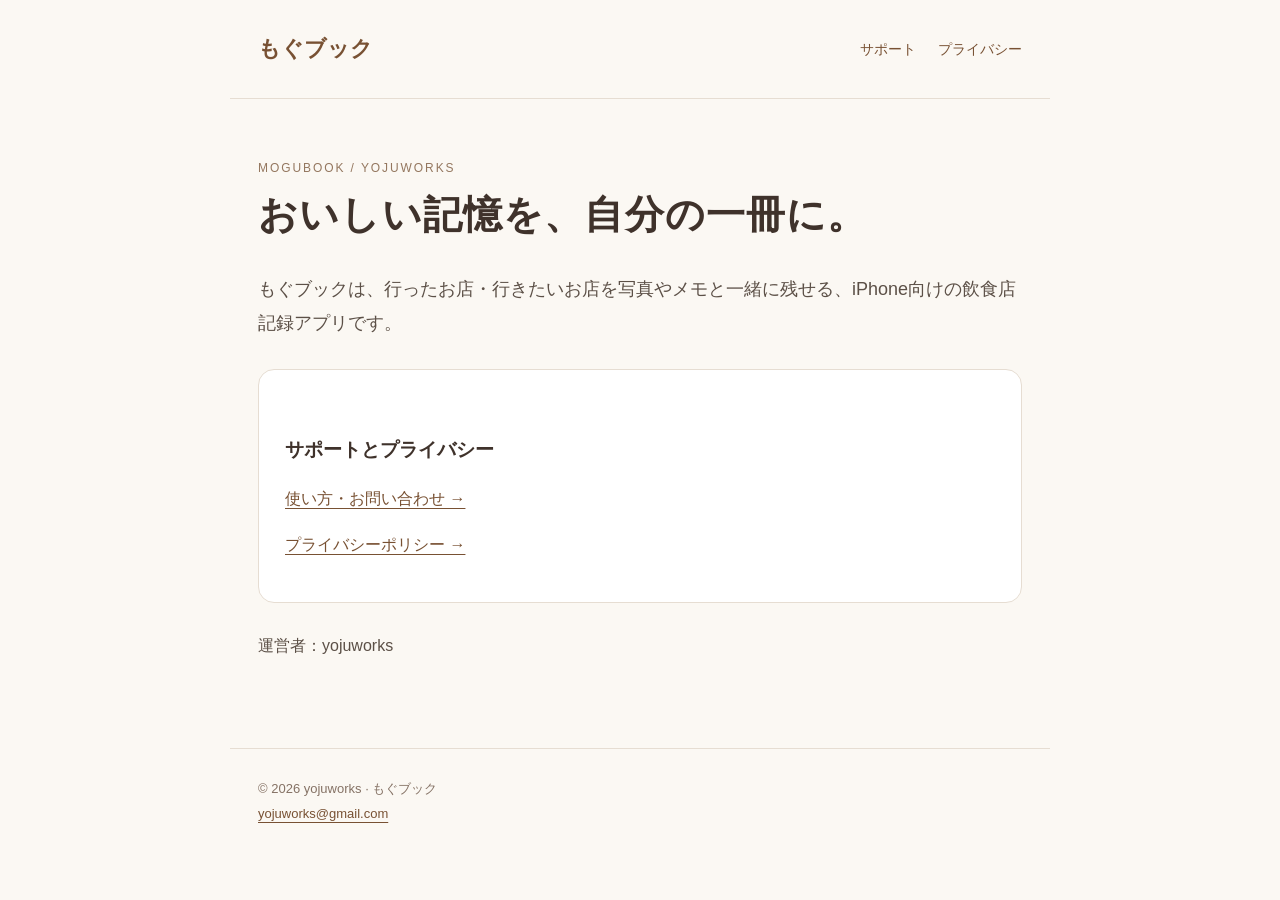
<file: index.html>
<!doctype html><html lang="ja"><head><meta charset="utf-8"><meta name="viewport" content="width=device-width, initial-scale=1"><title>おいしい記憶を、自分の一冊に。 | もぐブック</title><meta name="description" content="yojuworksが提供する飲食店記録アプリ、もぐブックのプライバシーポリシーとサポート。"><link rel="stylesheet" href="/style.css"></head><body><header><a class="brand" href="/">もぐブック</a><nav><a href="/support/">サポート</a><a href="/privacy/">プライバシー</a></nav></header><main><div class="eyebrow">MOGUBOOK / YOJUWORKS</div><h1>おいしい記憶を、自分の一冊に。</h1><p class="intro">もぐブックは、行ったお店・行きたいお店を写真やメモと一緒に残せる、iPhone向けの飲食店記録アプリです。</p><div class="panel"><h2>サポートとプライバシー</h2><p><a href="/support/">使い方・お問い合わせ →</a></p><p><a href="/privacy/">プライバシーポリシー →</a></p></div><p>運営者：yojuworks</p></main><footer>© 2026 yojuworks · もぐブック<br><a href="mailto:yojuworks@gmail.com">yojuworks@gmail.com</a></footer></body></html>
</file>
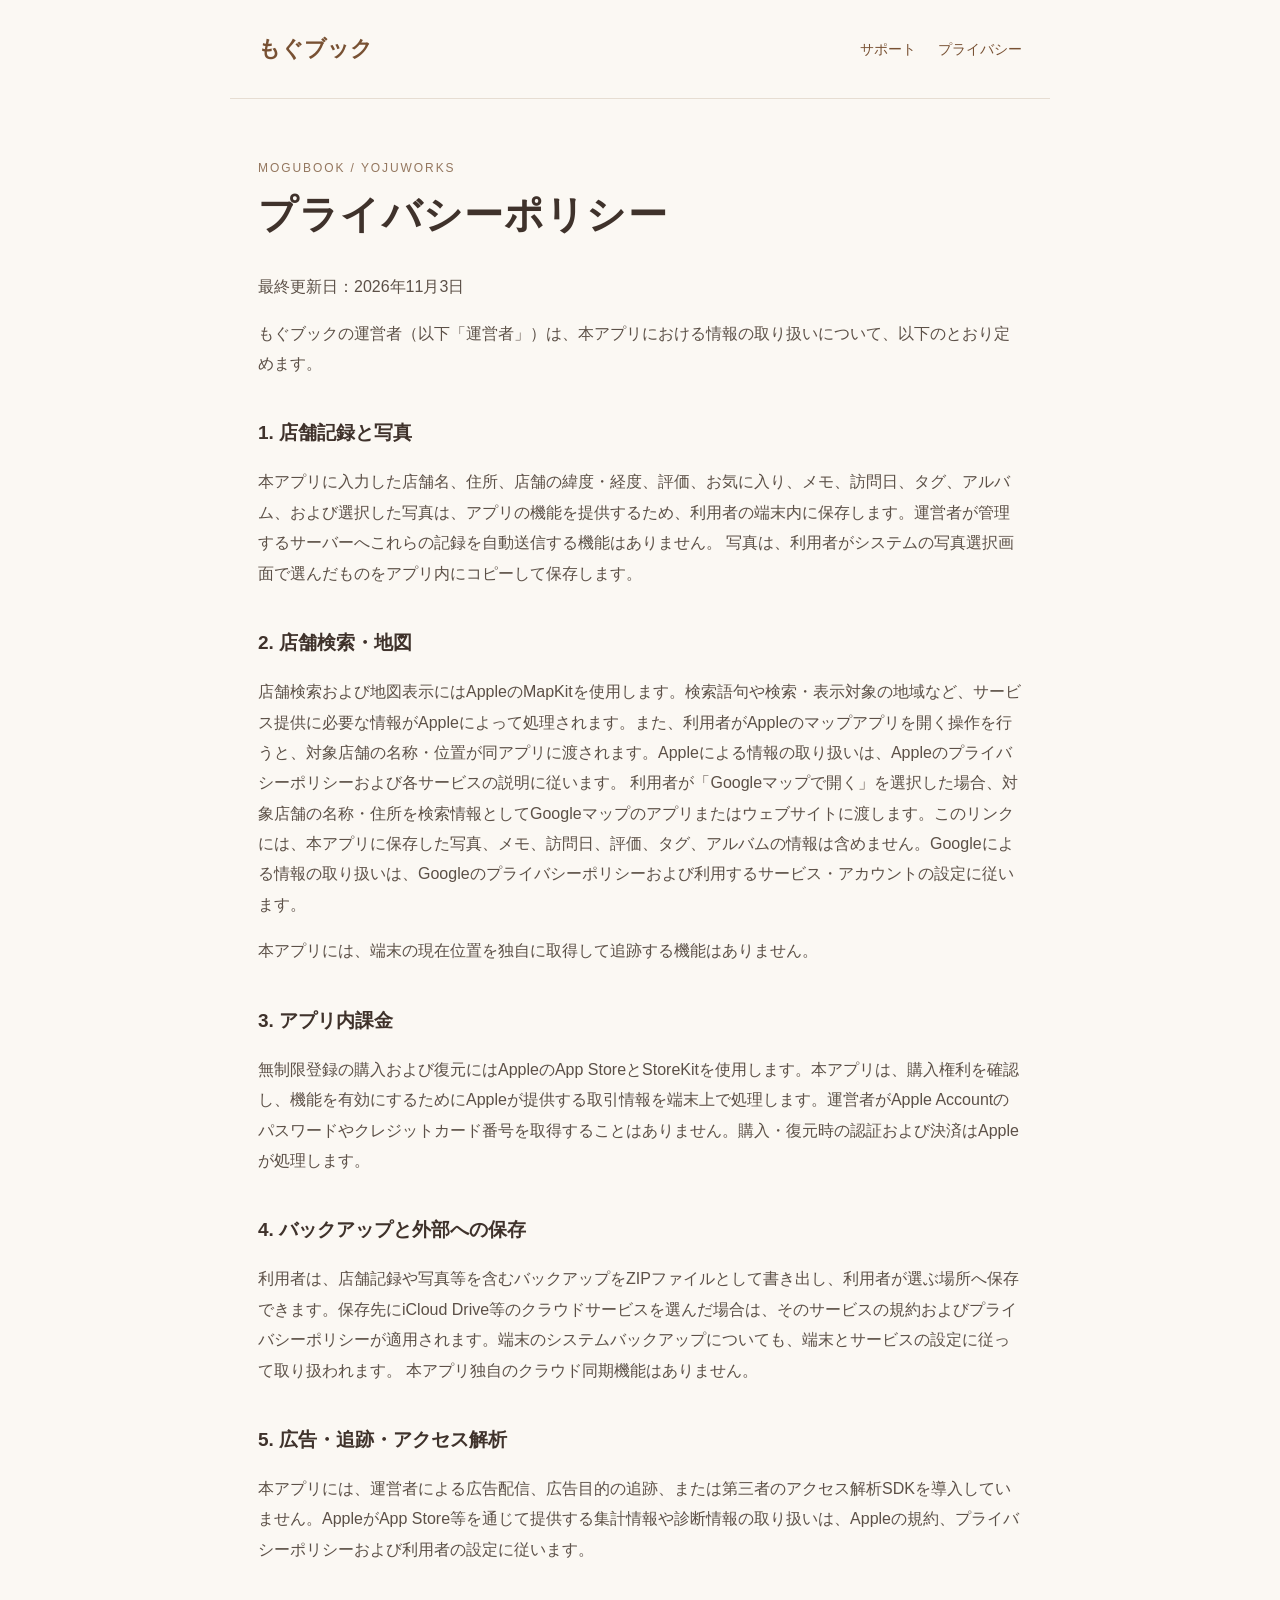
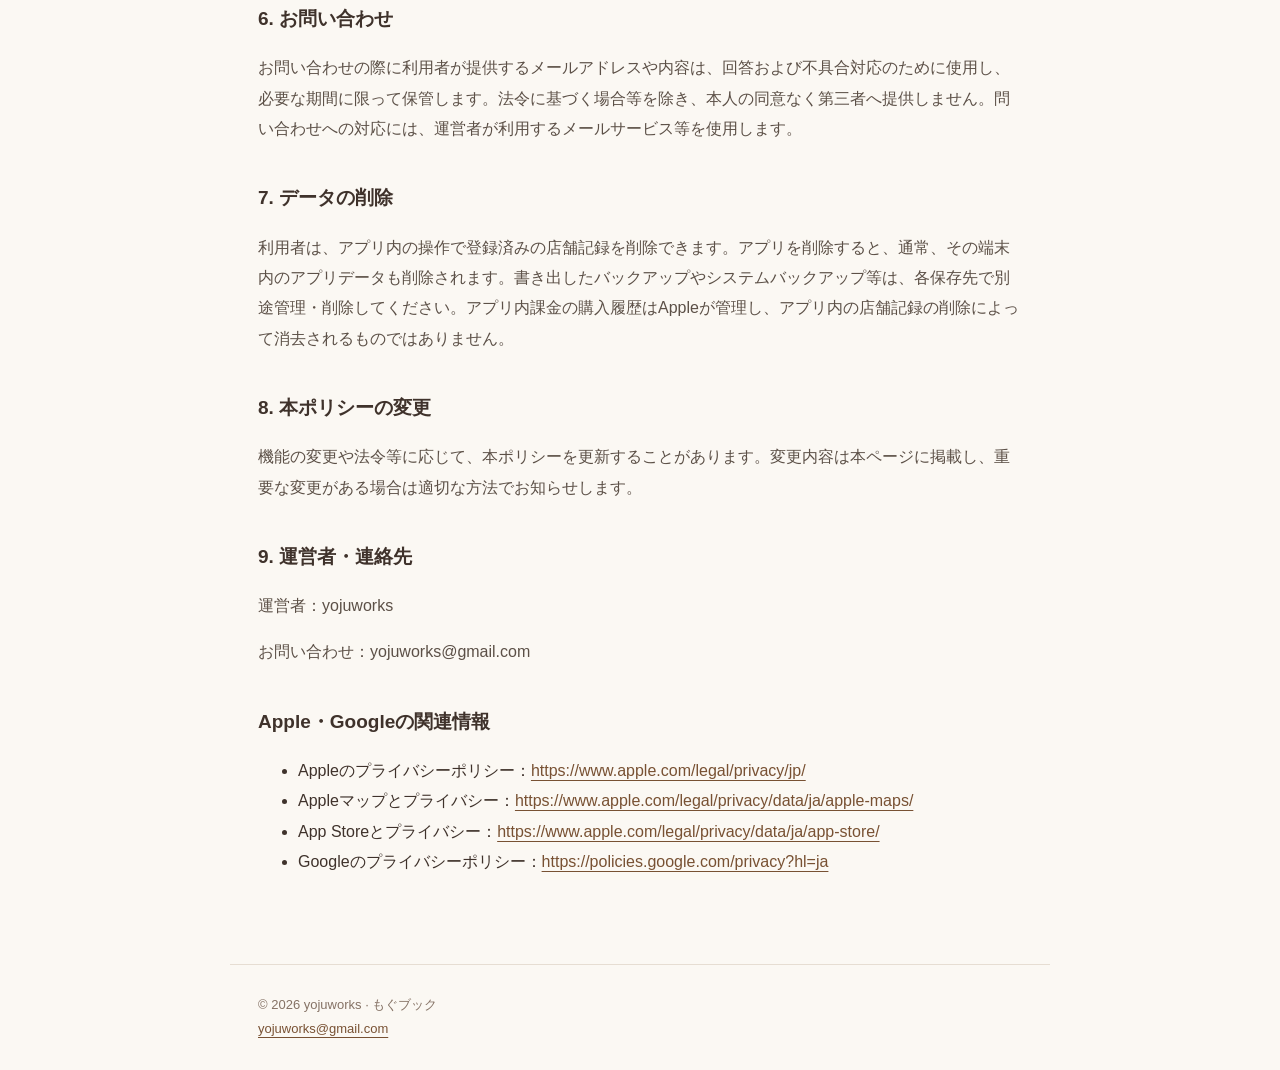
<file: privacy/index.html>
<!doctype html><html lang="ja"><head><meta charset="utf-8"><meta name="viewport" content="width=device-width, initial-scale=1"><title>プライバシーポリシー | もぐブック</title><meta name="description" content="yojuworksが提供する飲食店記録アプリ、もぐブックのプライバシーポリシーとサポート。"><link rel="stylesheet" href="/style.css"></head><body><header><a class="brand" href="/">もぐブック</a><nav><a href="/support/">サポート</a><a href="/privacy/">プライバシー</a></nav></header><main><div class="eyebrow">MOGUBOOK / YOJUWORKS</div>
<h1>プライバシーポリシー</h1>
<p>最終更新日：2026年11月3日</p>
<p>もぐブックの運営者（以下「運営者」）は、本アプリにおける情報の取り扱いについて、以下のとおり定めます。</p>
<h2>1. 店舗記録と写真</h2>
<p>本アプリに入力した店舗名、住所、店舗の緯度・経度、評価、お気に入り、メモ、訪問日、タグ、アルバム、および選択した写真は、アプリの機能を提供するため、利用者の端末内に保存します。運営者が管理するサーバーへこれらの記録を自動送信する機能はありません。 写真は、利用者がシステムの写真選択画面で選んだものをアプリ内にコピーして保存します。</p>
<h2>2. 店舗検索・地図</h2>
<p>店舗検索および地図表示にはAppleのMapKitを使用します。検索語句や検索・表示対象の地域など、サービス提供に必要な情報がAppleによって処理されます。また、利用者がAppleのマップアプリを開く操作を行うと、対象店舗の名称・位置が同アプリに渡されます。Appleによる情報の取り扱いは、Appleのプライバシーポリシーおよび各サービスの説明に従います。 利用者が「Googleマップで開く」を選択した場合、対象店舗の名称・住所を検索情報としてGoogleマップのアプリまたはウェブサイトに渡します。このリンクには、本アプリに保存した写真、メモ、訪問日、評価、タグ、アルバムの情報は含めません。Googleによる情報の取り扱いは、Googleのプライバシーポリシーおよび利用するサービス・アカウントの設定に従います。</p>
<p>本アプリには、端末の現在位置を独自に取得して追跡する機能はありません。</p>
<h2>3. アプリ内課金</h2>
<p>無制限登録の購入および復元にはAppleのApp StoreとStoreKitを使用します。本アプリは、購入権利を確認し、機能を有効にするためにAppleが提供する取引情報を端末上で処理します。運営者がApple Accountのパスワードやクレジットカード番号を取得することはありません。購入・復元時の認証および決済はAppleが処理します。</p>
<h2>4. バックアップと外部への保存</h2>
<p>利用者は、店舗記録や写真等を含むバックアップをZIPファイルとして書き出し、利用者が選ぶ場所へ保存できます。保存先にiCloud Drive等のクラウドサービスを選んだ場合は、そのサービスの規約およびプライバシーポリシーが適用されます。端末のシステムバックアップについても、端末とサービスの設定に従って取り扱われます。 本アプリ独自のクラウド同期機能はありません。</p>
<h2>5. 広告・追跡・アクセス解析</h2>
<p>本アプリには、運営者による広告配信、広告目的の追跡、または第三者のアクセス解析SDKを導入していません。AppleがApp Store等を通じて提供する集計情報や診断情報の取り扱いは、Appleの規約、プライバシーポリシーおよび利用者の設定に従います。</p>
<h2>6. お問い合わせ</h2>
<p>お問い合わせの際に利用者が提供するメールアドレスや内容は、回答および不具合対応のために使用し、必要な期間に限って保管します。法令に基づく場合等を除き、本人の同意なく第三者へ提供しません。問い合わせへの対応には、運営者が利用するメールサービス等を使用します。</p>
<h2>7. データの削除</h2>
<p>利用者は、アプリ内の操作で登録済みの店舗記録を削除できます。アプリを削除すると、通常、その端末内のアプリデータも削除されます。書き出したバックアップやシステムバックアップ等は、各保存先で別途管理・削除してください。アプリ内課金の購入履歴はAppleが管理し、アプリ内の店舗記録の削除によって消去されるものではありません。</p>
<h2>8. 本ポリシーの変更</h2>
<p>機能の変更や法令等に応じて、本ポリシーを更新することがあります。変更内容は本ページに掲載し、重要な変更がある場合は適切な方法でお知らせします。</p>
<h2>9. 運営者・連絡先</h2>
<p>運営者：yojuworks</p>
<p>お問い合わせ：yojuworks@gmail.com</p>
<h2>Apple・Googleの関連情報</h2>
<ul>
<li>Appleのプライバシーポリシー：<a href="https://www.apple.com/legal/privacy/jp/">https://www.apple.com/legal/privacy/jp/</a></li>
<li>Appleマップとプライバシー：<a href="https://www.apple.com/legal/privacy/data/ja/apple-maps/">https://www.apple.com/legal/privacy/data/ja/apple-maps/</a></li>
<li>App Storeとプライバシー：<a href="https://www.apple.com/legal/privacy/data/ja/app-store/">https://www.apple.com/legal/privacy/data/ja/app-store/</a></li>
<li>Googleのプライバシーポリシー：<a href="https://policies.google.com/privacy?hl=ja">https://policies.google.com/privacy?hl=ja</a></li>
</ul>
</main><footer>© 2026 yojuworks · もぐブック<br><a href="mailto:yojuworks@gmail.com">yojuworks@gmail.com</a></footer></body></html>
</file>
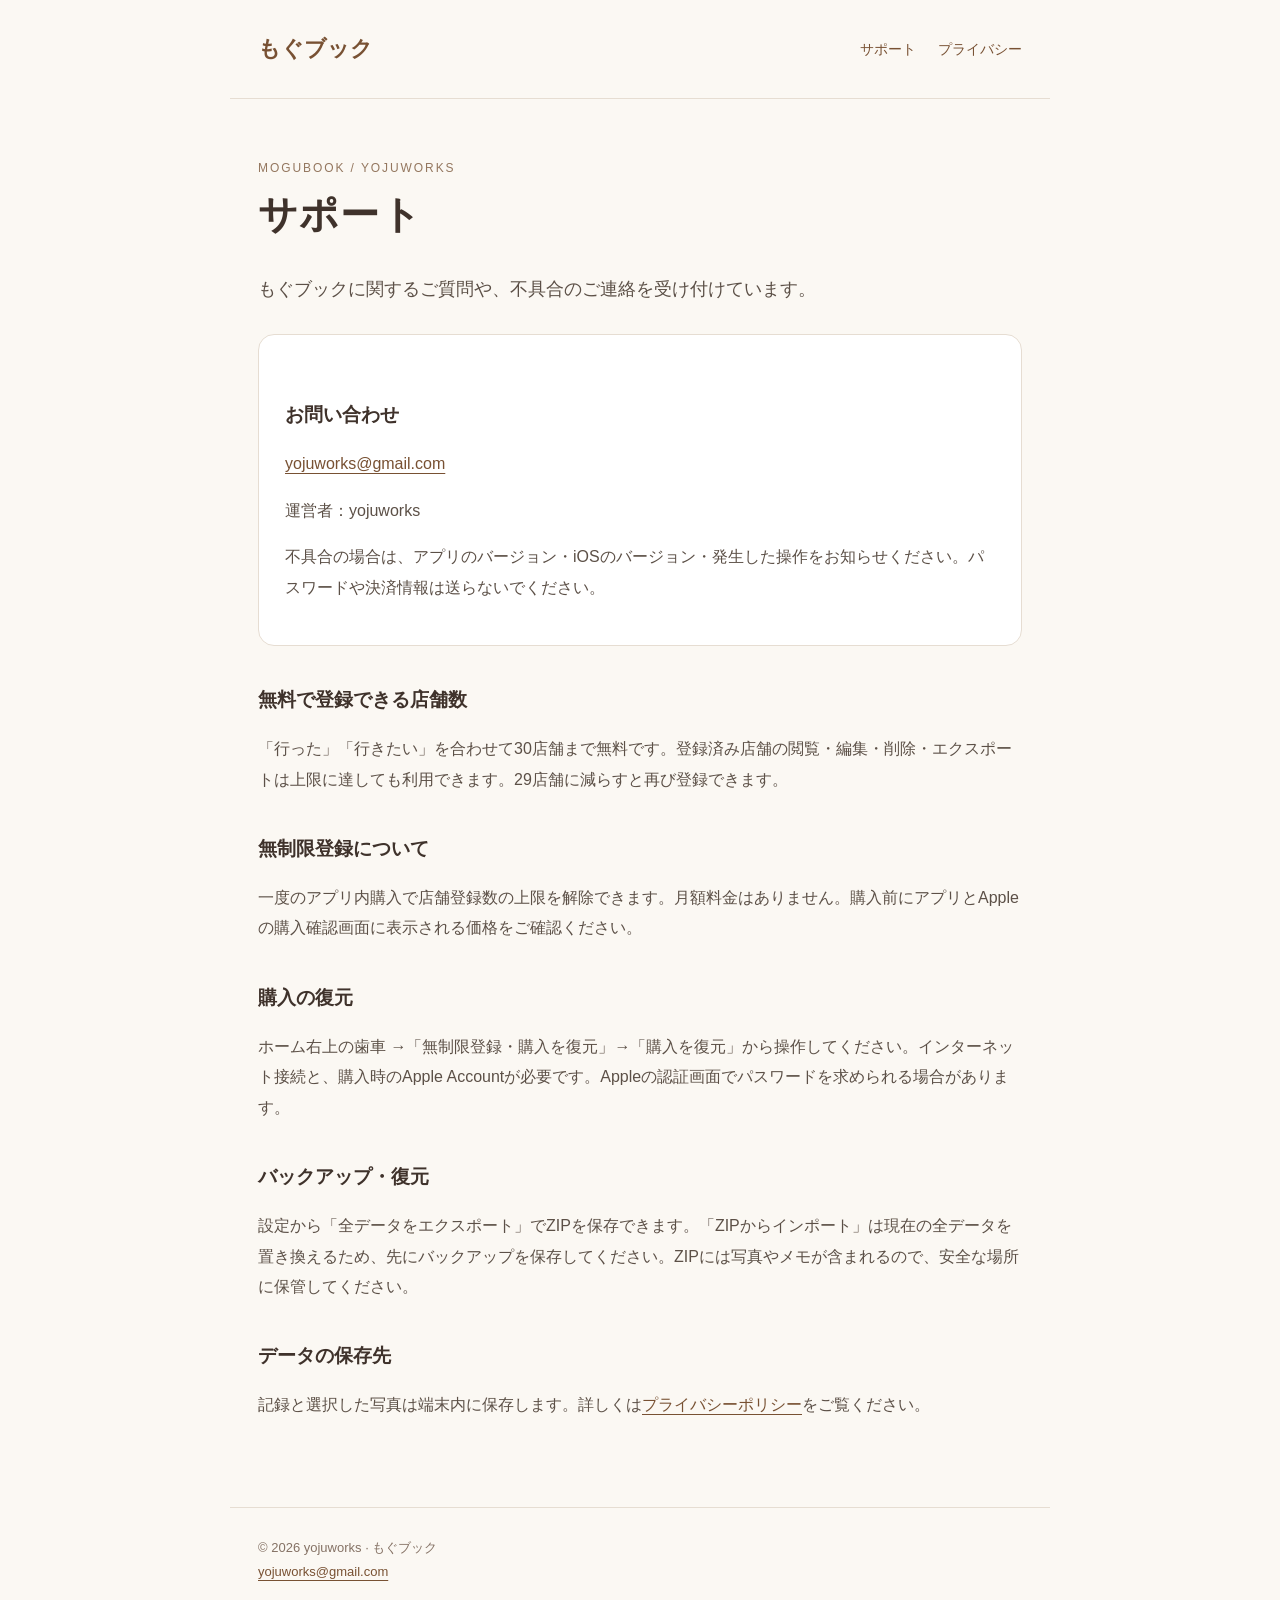
<file: support/index.html>
<!doctype html><html lang="ja"><head><meta charset="utf-8"><meta name="viewport" content="width=device-width, initial-scale=1"><title>サポート | もぐブック</title><meta name="description" content="yojuworksが提供する飲食店記録アプリ、もぐブックのプライバシーポリシーとサポート。"><link rel="stylesheet" href="/style.css"></head><body><header><a class="brand" href="/">もぐブック</a><nav><a href="/support/">サポート</a><a href="/privacy/">プライバシー</a></nav></header><main><div class="eyebrow">MOGUBOOK / YOJUWORKS</div><h1>サポート</h1><p class="intro">もぐブックに関するご質問や、不具合のご連絡を受け付けています。</p><div class="panel"><h2>お問い合わせ</h2><p><a href="mailto:yojuworks@gmail.com">yojuworks@gmail.com</a></p><p>運営者：yojuworks</p><p>不具合の場合は、アプリのバージョン・iOSのバージョン・発生した操作をお知らせください。パスワードや決済情報は送らないでください。</p></div><h2>無料で登録できる店舗数</h2><p>「行った」「行きたい」を合わせて30店舗まで無料です。登録済み店舗の閲覧・編集・削除・エクスポートは上限に達しても利用できます。29店舗に減らすと再び登録できます。</p><h2>無制限登録について</h2><p>一度のアプリ内購入で店舗登録数の上限を解除できます。月額料金はありません。購入前にアプリとAppleの購入確認画面に表示される価格をご確認ください。</p><h2>購入の復元</h2><p>ホーム右上の歯車 →「無制限登録・購入を復元」→「購入を復元」から操作してください。インターネット接続と、購入時のApple Accountが必要です。Appleの認証画面でパスワードを求められる場合があります。</p><h2>バックアップ・復元</h2><p>設定から「全データをエクスポート」でZIPを保存できます。「ZIPからインポート」は現在の全データを置き換えるため、先にバックアップを保存してください。ZIPには写真やメモが含まれるので、安全な場所に保管してください。</p><h2>データの保存先</h2><p>記録と選択した写真は端末内に保存します。詳しくは<a href="/privacy/">プライバシーポリシー</a>をご覧ください。</p></main><footer>© 2026 yojuworks · もぐブック<br><a href="mailto:yojuworks@gmail.com">yojuworks@gmail.com</a></footer></body></html>
</file>
<file: style.css>
*{box-sizing:border-box}body{margin:0;background:#fbf8f3;color:#3f322b;font:16px/1.9 -apple-system,BlinkMacSystemFont,"Hiragino Sans",sans-serif}header,main,footer{max-width:820px;margin:auto;padding:28px}header{display:flex;align-items:center;justify-content:space-between;border-bottom:1px solid #e6ddd2}a{color:#785133;text-underline-offset:4px;overflow-wrap:anywhere}header a{text-decoration:none}nav{display:flex;gap:22px;font-size:14px}.brand{font-size:22px;font-weight:750}main{padding-top:58px;padding-bottom:70px}h1{font-size:clamp(27px,5vw,39px);line-height:1.4;letter-spacing:.03em;margin:8px 0 30px}h2{font-size:19px;margin-top:36px}p{margin:16px 0;color:#5c5047}.eyebrow{color:#94775f;font-size:12px;letter-spacing:.16em}.intro{font-size:18px}.panel{background:#fff;border:1px solid #e6ddd2;border-radius:16px;padding:26px;margin:28px 0}footer{border-top:1px solid #e6ddd2;font-size:13px;color:#857265}@media(max-width:520px){header,main,footer{padding:22px}header{align-items:flex-start}nav{gap:12px;font-size:12px}main{padding-top:36px}}
</file>
